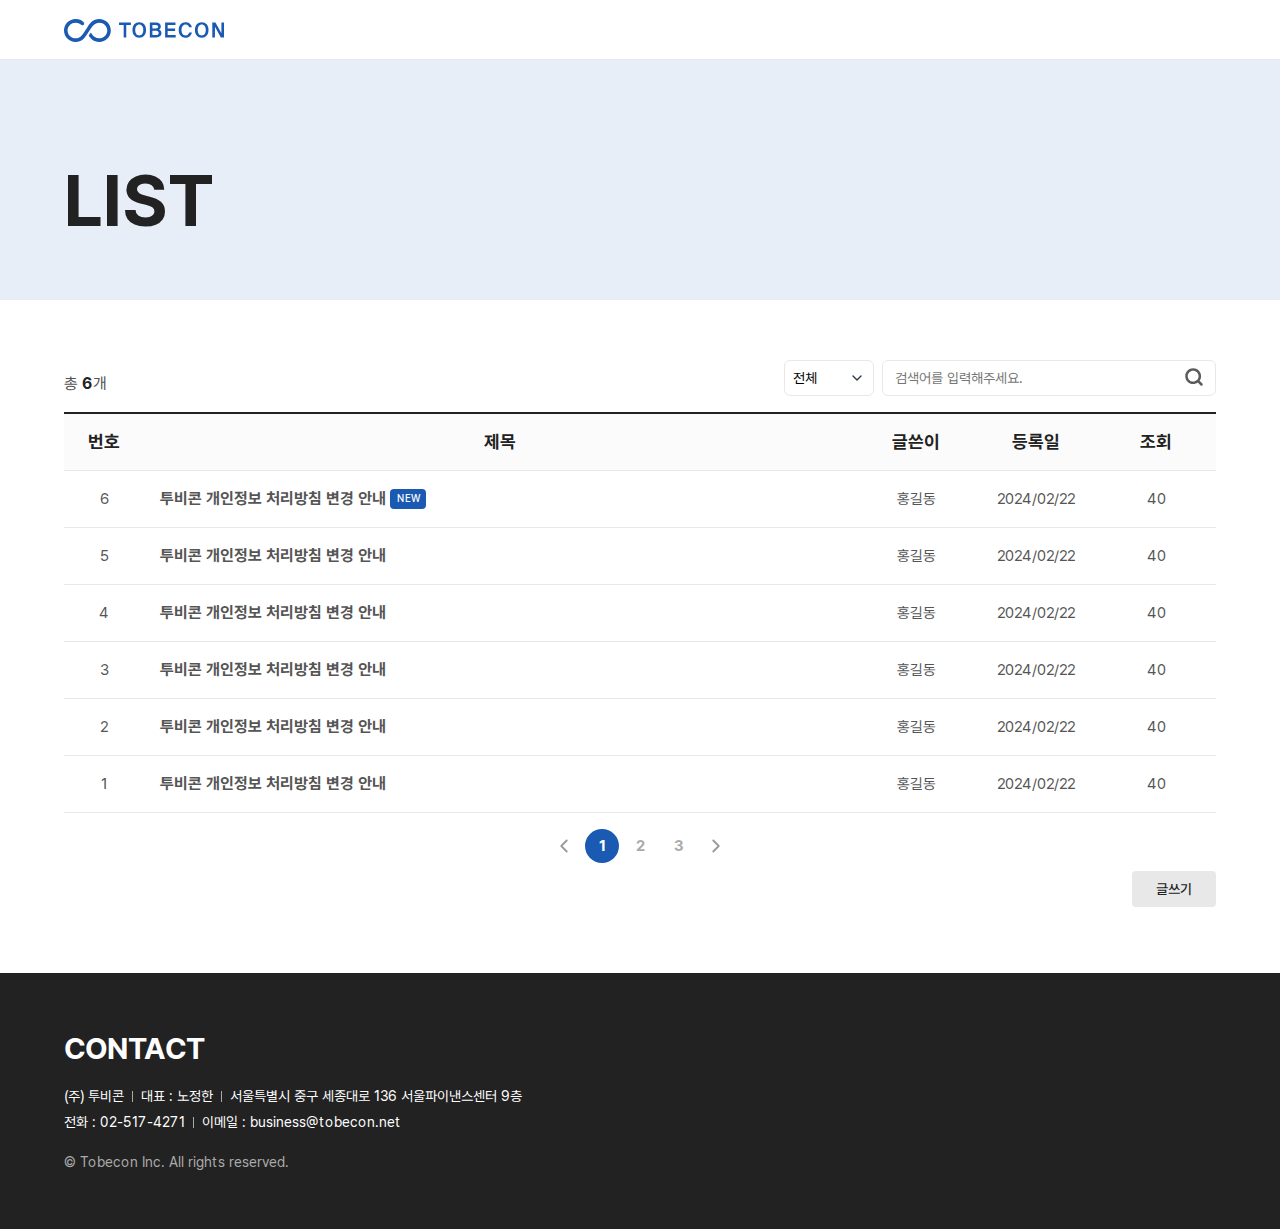
<file: html/list.html>
<!DOCTYPE html>
<html lang="ko">
<head>
    <meta charset="UTF-8">
    <meta name="viewport" content="width=device-width, initial-scale=1.0">
    <title>투비콘 | 게시판</title>
    <link rel="stylesheet" href="../resources/css/reset.css">
    <link rel="stylesheet" href="../resources/css/fonts.css">
    <link rel="stylesheet" href="../resources/css/common.css">
    <script src="../lib/js/jquery-3.5.1.min.js"></script>
    <script src="../resources/js/common.js"></script>
</head>
<body>
    <div id="wrap">
        <header id="header">
            <h1 id="logo">
                <a href="#">투비콘</a>
            </h1>
        </header>
        <div id="container">
            <div class="sub_top">
                <div class="inner">
                    <span class="sub_title">LIST</span>
                </div>
            </div>
            <section>
                <div class="inner">
                    <div class="board_list_top">
                        <div class="left">
                            <div class="total">총 <strong>6</strong>개</div>
                        </div>
                        <div class="right">
                            <select id="" class="select_box">
                                <option value="0">전체</option>
                                <option value="1">제목</option>
                                <option value="2">내용</option>
                                <option value="3">글쓴이</option>
                            </select>
                            <div class="search_box">
                                <input type="text" id="search" class="input_search" placeholder="검색어를 입력해주세요.">
                                <button type="button" class="btn_search">검색</button>
                            </div>
                        </div>
                    </div>
                    <div class="board_list_wrap">
                        <ul class="thead">
                            <li class="th numb">번호</li>
                            <li class="th subject">제목</li>
                            <li class="th name">글쓴이</li>
                            <li class="th date">등록일</li>
                            <li class="th hit">조회</li>
                        </ul>
                        <!-- 목록 없음 .hide -->
                        <div class="empty_box hide">
                            <p>게시글이 없습니다.</p>
                        </div>
                        <!-- 목록 -->
                        <ul class="tbody">
                            <li class="td numb">
                                <span>6</span>
                            </li>
                            <li class="td subject">
                                <a href="view.html">투비콘 개인정보 처리방침 변경 안내<span class="icon_new">NEW</span></a>
                            </li>
                            <li class="td name">
                                <span>홍길동</span>
                            </li>
                            <li class="td date">
                                <span>2024/02/22</span>
                            </li>
                            <li class="td hit">
                                <span>40</span>
                            </li>
                        </ul>
                        <ul class="tbody">
                            <li class="td numb">
                                <span>5</span>
                            </li>
                            <li class="td subject">
                                <a href="view.html">투비콘 개인정보 처리방침 변경 안내</a>
                            </li>
                            <li class="td name">
                                <span>홍길동</span>
                            </li>
                            <li class="td date">
                                <span>2024/02/22</span>
                            </li>
                            <li class="td hit">
                                <span>40</span>
                            </li>
                        </ul>
                        <ul class="tbody">
                            <li class="td numb">
                                <span>4</span>
                            </li>
                            <li class="td subject">
                                <a href="view.html">투비콘 개인정보 처리방침 변경 안내</a>
                            </li>
                            <li class="td name">
                                <span>홍길동</span>
                            </li>
                            <li class="td date">
                                <span>2024/02/22</span>
                            </li>
                            <li class="td hit">
                                <span>40</span>
                            </li>
                        </ul>
                        <ul class="tbody">
                            <li class="td numb">
                                <span>3</span>
                            </li>
                            <li class="td subject">
                                <a href="view.html">투비콘 개인정보 처리방침 변경 안내</a>
                            </li>
                            <li class="td name">
                                <span>홍길동</span>
                            </li>
                            <li class="td date">
                                <span>2024/02/22</span>
                            </li>
                            <li class="td hit">
                                <span>40</span>
                            </li>
                        </ul>
                        <ul class="tbody">
                            <li class="td numb">
                                <span>2</span>
                            </li>
                            <li class="td subject">
                                <a href="view.html">투비콘 개인정보 처리방침 변경 안내</a>
                            </li>
                            <li class="td name">
                                <span>홍길동</span>
                            </li>
                            <li class="td date">
                                <span>2024/02/22</span>
                            </li>
                            <li class="td hit">
                                <span>40</span>
                            </li>
                        </ul>
                        <ul class="tbody">
                            <li class="td numb">
                                <span>1</span>
                            </li>
                            <li class="td subject">
                                <a href="view.html">투비콘 개인정보 처리방침 변경 안내</a>
                            </li>
                            <li class="td name">
                                <span>홍길동</span>
                            </li>
                            <li class="td date">
                                <span>2024/02/22</span>
                            </li>
                            <li class="td hit">
                                <span>40</span>
                            </li>
                        </ul>
                    </div>
                    <div class="pager_box">
                        <a href="#" class="btn btn_prev">이전</a>
                        <div class="pager_number">
                            <a href="#" class="active">1</a>
                            <a href="#">2</a>
                            <a href="#">3</a>
                        </div>
                        <a href="#" class="btn btn_next">다음</a>
                    </div>
                    <div class="nav_box">
                        <div class="edit_box">
                            <a href="write.html" class="btn type_gray">글쓰기</a>
                        </div>
                    </div>
                </div>
            </section>
        </div>
        <footer id="footer">
            <div class="inner">
                <h2>CONTACT</h2>
                <ul>
                    <li>(주) 투비콘</li>
                    <li>대표 : 노정한</li>
                    <li>서울특별시 중구 세종대로 136 서울파이낸스센터 9층</li>
                    <li>전화 :  02-517-4271</li>
                    <li>이메일 : <a href="mailto:business@tobecon.net">business@tobecon.net</a></li>
                </ul>
                <p class="copyright">© Tobecon Inc. All rights reserved.</p>
            </div>
        </footer>
    </div>
</body>
</html>
</file>
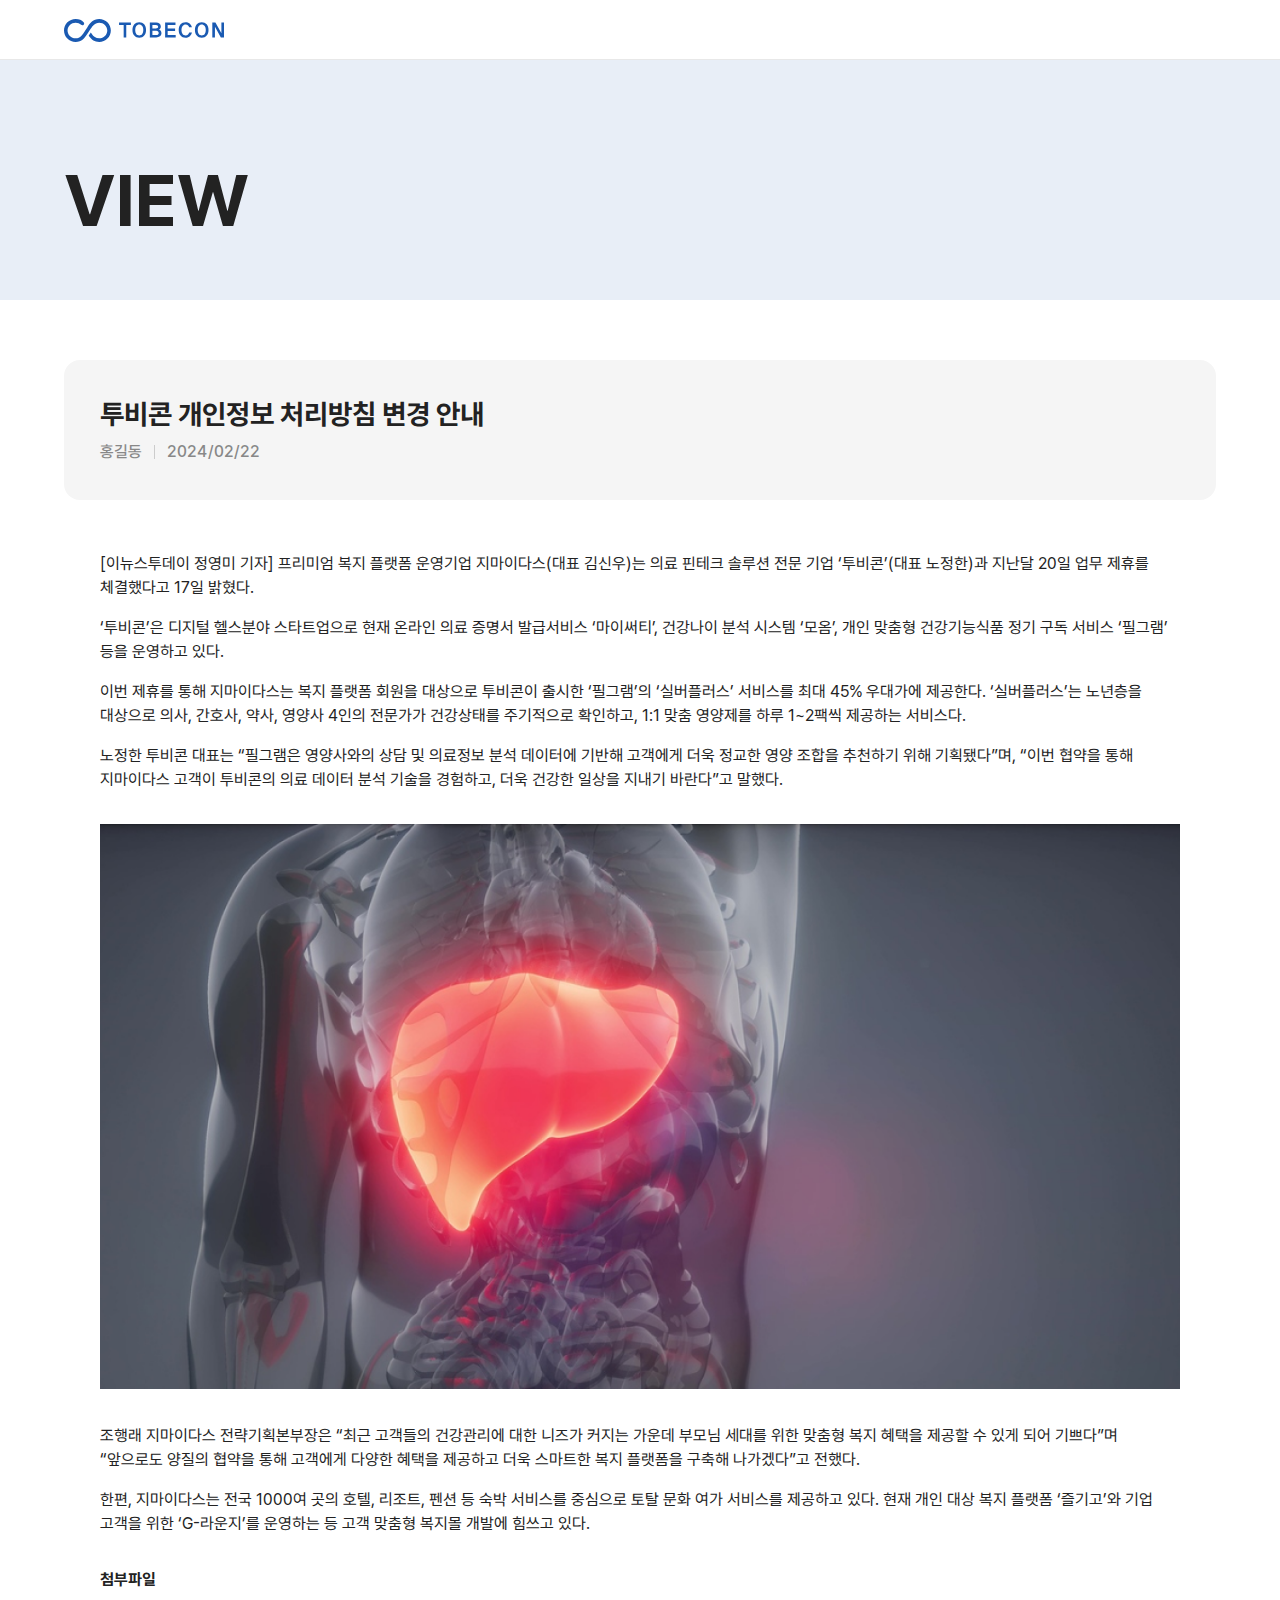
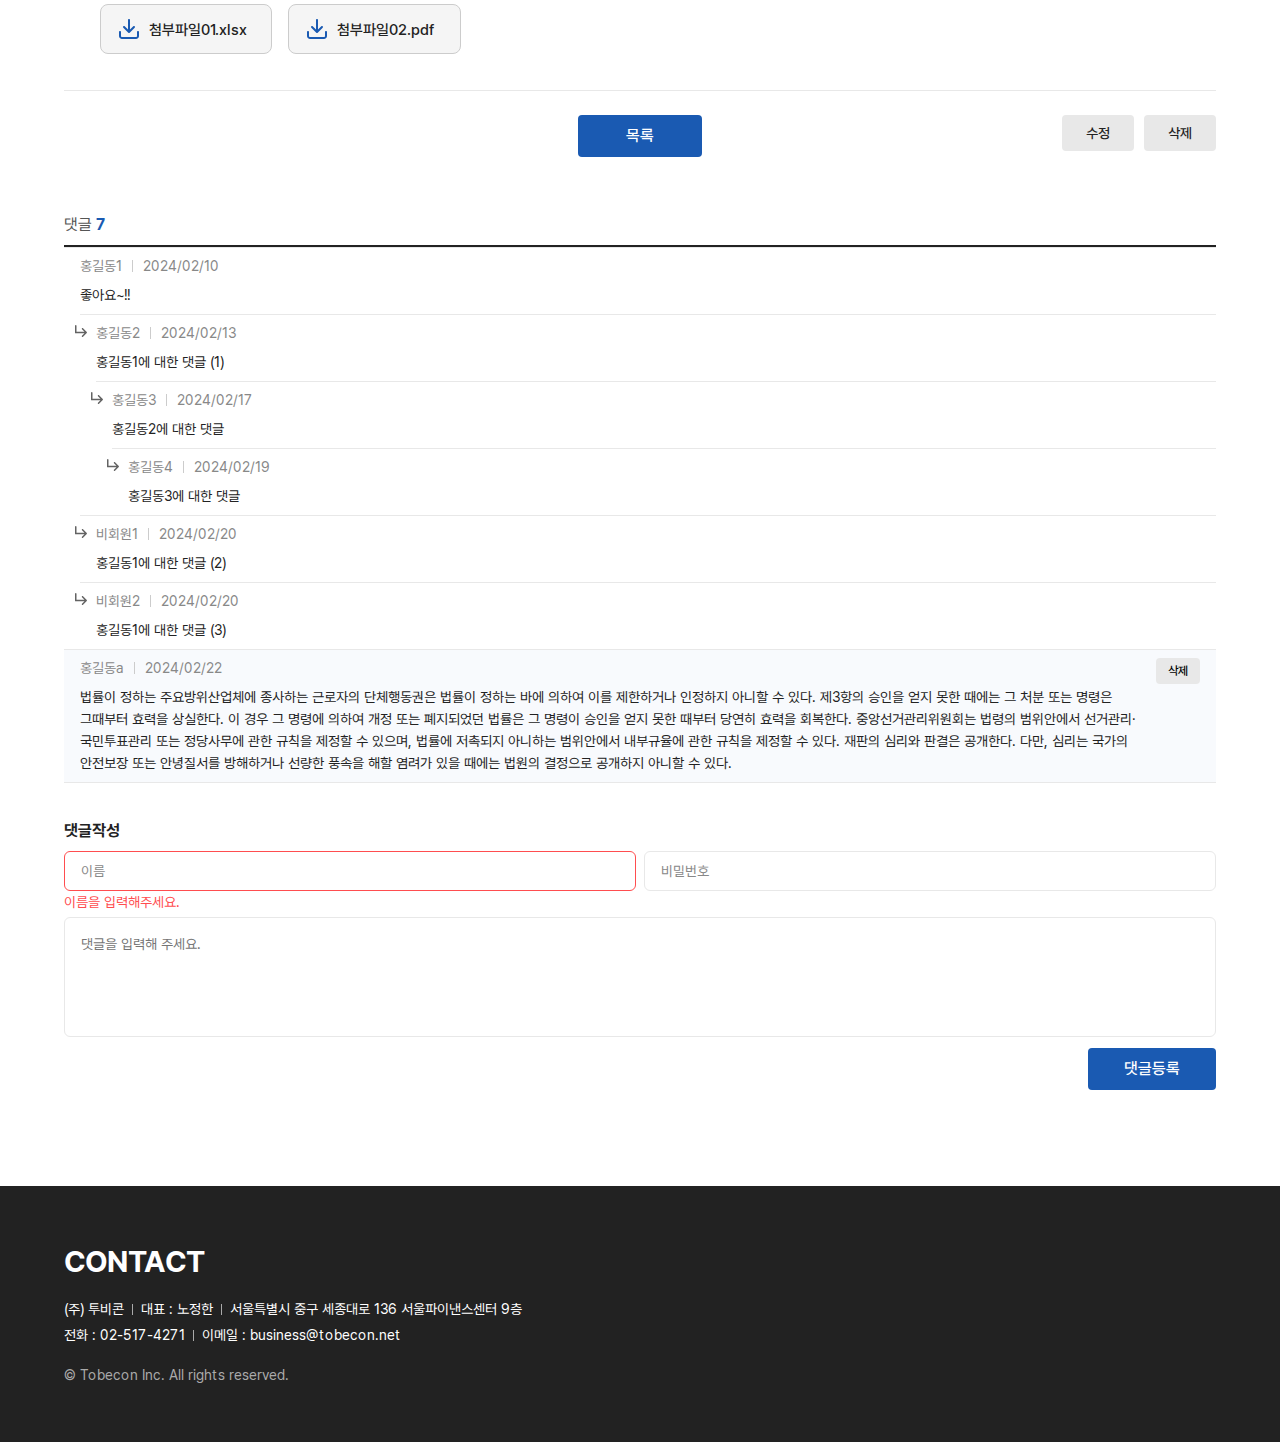
<file: html/view.html>
<!DOCTYPE html>
<html lang="ko">
<head>
    <meta charset="UTF-8">
    <meta name="viewport" content="width=device-width, initial-scale=1.0">
    <title>투비콘 | 게시판</title>
    <link rel="stylesheet" href="../resources/css/reset.css">
    <link rel="stylesheet" href="../resources/css/fonts.css">
    <link rel="stylesheet" href="../resources/css/common.css">
    <script src="../lib/js/jquery-3.5.1.min.js"></script>
    <script src="../resources/js/common.js"></script>
</head>
<body>
    <div id="wrap">
        <header id="header">
            <h1 id="logo">
                <a href="#">투비콘</a>
            </h1>
        </header>
        <div id="container">
            <div class="sub_top">
                <div class="inner">
                    <span class="sub_title">VIEW</span>
                </div>
            </div>
            <section>
                <div class="inner">
                    <div class="board_view_top">
                        <h3 class="view_title">투비콘 개인정보 처리방침 변경 안내</h3>
                        <ul class="view_info">
                            <li class="name">홍길동</li>
                            <li class="date">2024/02/22</li>
                        </ul>
                    </div>
                    <div class="board_view_wrap">
                        <div class="contents_view_box">
                            <p>[이뉴스투데이 정영미 기자] 프리미엄 복지 플랫폼 운영기업 지마이다스(대표 김신우)는 의료 핀테크 솔루션 전문 기업 ‘투비콘’(대표 노정한)과 지난달 20일 업무 제휴를 체결했다고 17일 밝혔다.</p>
                            <p>‘투비콘’은 디지털 헬스분야 스타트업으로 현재 온라인 의료 증명서 발급서비스 ‘마이써티’, 건강나이 분석 시스템 ‘모옴’, 개인 맞춤형 건강기능식품 정기 구독 서비스 ‘필그램’ 등을 운영하고 있다.</p>
                            <p>이번 제휴를 통해 지마이다스는 복지 플랫폼 회원을 대상으로 투비콘이 출시한 ‘필그램’의 ‘실버플러스’ 서비스를 최대 45% 우대가에 제공한다. ‘실버플러스’는 노년층을 대상으로 의사, 간호사, 약사, 영양사 4인의 전문가가 건강상태를 주기적으로 확인하고, 1:1 맞춤 영양제를 하루 1~2팩씩 제공하는 서비스다.</p>
                            <p>노정한 투비콘 대표는 “필그램은 영양사와의 상담 및 의료정보 분석 데이터에 기반해 고객에게 더욱 정교한 영양 조합을 추천하기 위해 기획됐다”며, “이번 협약을 통해 지마이다스 고객이 투비콘의 의료 데이터 분석 기술을 경험하고, 더욱 건강한 일상을 지내기 바란다”고 말했다.</p>
                            <img src="../resources/image/img_test.png" alt="이미지">
                            <p>조행래 지마이다스 전략기획본부장은 “최근 고객들의 건강관리에 대한 니즈가 커지는 가운데 부모님 세대를 위한 맞춤형 복지 혜택을 제공할 수 있게 되어 기쁘다”며 “앞으로도 양질의 협약을 통해 고객에게 다양한 혜택을 제공하고 더욱 스마트한 복지 플랫폼을 구축해 나가겠다”고 전했다.</p>
                            <p>한편, 지마이다스는 전국 1000여 곳의 호텔, 리조트, 펜션 등 숙박 서비스를 중심으로 토탈 문화 여가 서비스를 제공하고 있다. 현재 개인 대상 복지 플랫폼 ‘즐기고’와 기업 고객을 위한 ‘G-라운지’를 운영하는 등 고객 맞춤형 복지몰 개발에 힘쓰고 있다.</p>
                        </div>
                        <div class="file_view_box">
                            <h3>첨부파일</h3>
                            <ul>
                                <li><a href="#" download>첨부파일01.xlsx</a></li>
                                <li><a href="#" download>첨부파일02.pdf</a></li>
                            </ul>
                        </div>
                    </div>
                    <div class="nav_box">
                        <a href="list.html" class="btn type_primary">목록</a>
                        <div class="edit_box">
                            <a href="#" class="btn type_gray popup_open">수정</a>
                            <a href="#" class="btn type_gray popup_open">삭제</a>
                        </div>
                    </div>
                    <div class="board_comment_wrap">
                        <h3 class="comment_title">댓글 <strong>7</strong></h3>
                        <div class="comment_list_box">
                            <!-- 댓글 목록 -->
                            <ul>
                                <li>
                                    <div class="comment_box">
                                        <div class="comment_info">
                                            <span class="name">홍길동1</span>
                                            <span class="date">2024/02/10</span>
                                        </div>
                                        <div class="comment_text">
                                            <p>좋아요~!!</p>
                                        </div>
                                    </div>
                                    <ul class="reply">
                                        <li>
                                            <div class="comment_box">
                                                <div class="comment_info">
                                                    <span class="name">홍길동2</span>
                                                    <span class="date">2024/02/13</span>
                                                </div>
                                                <div class="comment_text">
                                                    <p>홍길동1에 대한 댓글 (1)</p>
                                                </div>
                                            </div>
                                            <ul class="reply">
                                                <li>
                                                    <div class="comment_box">
                                                        <div class="comment_info">
                                                            <span class="name">홍길동3</span>
                                                            <span class="date">2024/02/17</span>
                                                        </div>
                                                        <div class="comment_text">
                                                            <p>홍길동2에 대한 댓글</p>
                                                        </div>
                                                    </div>
                                                    <ul class="reply">
                                                        <li>
                                                            <div class="comment_box">
                                                                <div class="comment_info">
                                                                    <span class="name">홍길동4</span>
                                                                    <span class="date">2024/02/19</span>
                                                                </div>
                                                                <div class="comment_text">
                                                                    <p>홍길동3에 대한 댓글</p>
                                                                </div>
                                                            </div>
                                                        </li>
                                                    </ul>
                                                </li>
                                            </ul>
                                        </li>
                                        <li>
                                            <div class="comment_box">
                                                <div class="comment_info">
                                                    <span class="name">비회원1</span>
                                                    <span class="date">2024/02/20</span>
                                                </div>
                                                <div class="comment_text">
                                                    <p>홍길동1에 대한 댓글 (2)</p>
                                                </div>
                                            </div>
                                        </li>
                                        <li>
                                            <div class="comment_box">
                                                <div class="comment_info">
                                                    <span class="name">비회원2</span>
                                                    <span class="date">2024/02/20</span>
                                                </div>
                                                <div class="comment_text">
                                                    <p>홍길동1에 대한 댓글 (3)</p>
                                                </div>
                                            </div>
                                        </li>
                                    </ul>
                                </li>
                                <!-- 방금 작성된 댓글 .new -->
                                <li>
                                    <div class="comment_box new">
                                        <div class="comment_info">
                                            <span class="name">홍길동a</span>
                                            <span class="date">2024/02/22</span>
                                        </div>
                                        <div class="comment_text">
                                            <p>법률이 정하는 주요방위산업체에 종사하는 근로자의 단체행동권은 법률이 정하는 바에 의하여 이를 제한하거나 인정하지 아니할 수 있다. 제3항의 승인을 얻지 못한 때에는 그 처분 또는 명령은 그때부터 효력을 상실한다. 이 경우 그 명령에 의하여 개정 또는 폐지되었던 법률은 그 명령이 승인을 얻지 못한 때부터 당연히 효력을 회복한다. 중앙선거관리위원회는 법령의 범위안에서 선거관리·국민투표관리 또는 정당사무에 관한 규칙을 제정할 수 있으며, 법률에 저촉되지 아니하는 범위안에서 내부규율에 관한 규칙을 제정할 수 있다. 재판의 심리와 판결은 공개한다. 다만, 심리는 국가의 안전보장 또는 안녕질서를 방해하거나 선량한 풍속을 해할 염려가 있을 때에는 법원의 결정으로 공개하지 아니할 수 있다.</p>
                                        </div>
                                        <button type="button" class="btn_comment_delete popup_open">삭제</button>
                                    </div>
                                </li>
                            </ul>
                            <!-- 댓글 없음 .hide -->
                            <div class="empty_box hide">
                                <p>댓글이 없습니다.</p>
                            </div>
                        </div>
                        <div class="comment_write_box">
                            <h3>댓글작성</h3>
                            <div class="input_box">
                                <!-- .error -->
                                <input type="text" id="commentName" class="form_input error" placeholder="이름">
                                <p class="error_message">이름을 입력해주세요.</p>
                            </div>
                            <div class="input_box">
                                <!-- .error -->
                                <input type="password" id="commentPassword" class="form_input" placeholder="비밀번호">
                                <p class="error_message">비밀번호를 입력해주세요.</p>
                            </div>
                            <div class="textarea_box">
                                <!-- .error -->
                                <textarea id="commentWrite" class="form_textarea" placeholder="댓글을 입력해 주세요."></textarea>
                                <p class="error_message">댓글내용을 입력해주세요.</p> 
                            </div>
                            <button type="button" class="btn type_primary">댓글등록</button>
                        </div>
                    </div>
                </div>
            </section>
        </div>
        <footer id="footer">
            <div class="inner">
                <h2>CONTACT</h2>
                <ul>
                    <li>(주) 투비콘</li>
                    <li>대표 : 노정한</li>
                    <li>서울특별시 중구 세종대로 136 서울파이낸스센터 9층</li>
                    <li>전화 :  02-517-4271</li>
                    <li>이메일 : <a href="mailto:business@tobecon.net">business@tobecon.net</a></li>
                </ul>
                <p class="copyright">© Tobecon Inc. All rights reserved.</p>
            </div>
        </footer>
    </div>

    <!-- #popup -->
    <div id="popup">
        <!-- 게시글 수정 -->
        <div class="popup_wrap type_center">
            <div class="popup_section">
                <h3 class="popup_title">게시글을 수정하시겠습니까?</h3>
                <p class="popup_text">
                    글 작성시 입력한 비밀번호를 입력하여 <br>
                    글을 수정할 수 있습니다.
                </p>
                <div class="input_box">
                    <!-- .error -->
                    <input type="password" id="userPassword" class="form_input error" placeholder="비밀번호 입력">
                    <p class="error_message">비밀번호를 확인해주세요.</p>
                </div>
            </div>
            <div class="popup_btn_box">
                <button type="button" class="btn type_gray popup_close">취소</button>
                <a href="write.html" class="btn type_primary popup_close">확인</a>
            </div>
        </div>
        <!-- 게시글 삭제 -->
        <div class="popup_wrap type_center">
            <div class="popup_section">
                <h3 class="popup_title">게시글을 삭제하시겠습니까?</h3>
                <p class="popup_text">
                    글 작성시 입력한 비밀번호를 입력하여 <br>
                    글을 삭제할 수 있습니다.
                </p>
                <div class="input_box">
                    <!-- .error -->
                    <input type="password" id="userPassword2" class="form_input" placeholder="비밀번호 입력">
                    <p class="error_message">비밀번호를 확인해주세요.</p>
                </div>
            </div>
            <div class="popup_btn_box">
                <button type="button" class="btn type_gray popup_close">취소</button>
                <a href="write.html" class="btn type_primary popup_close">확인</a>
            </div>
        </div>
        <!-- 댓글 삭제 -->
        <div class="popup_wrap type_center">
            <div class="popup_section">
                <h3 class="popup_title">댓글을 삭제하시겠습니까?</h3>
                <p class="popup_text">
                    댓글 작성시 입력한 비밀번호를 입력하여 <br>
                    댓글을 삭제할 수 있습니다.
                </p>
                <div class="input_box">
                    <!-- .error -->
                    <input type="password" id="commentPassword2" class="form_input" placeholder="비밀번호 입력">
                    <p class="error_message">비밀번호를 확인해주세요.</p>
                </div>
            </div>
            <div class="popup_btn_box">
                <button type="button" class="btn type_gray popup_close">취소</button>
                <button type="button" class="btn type_primary popup_close">확인</button>
            </div>
        </div>
        <div class="popup_bg"></div>
    </div>
</body>
</html>
</file>
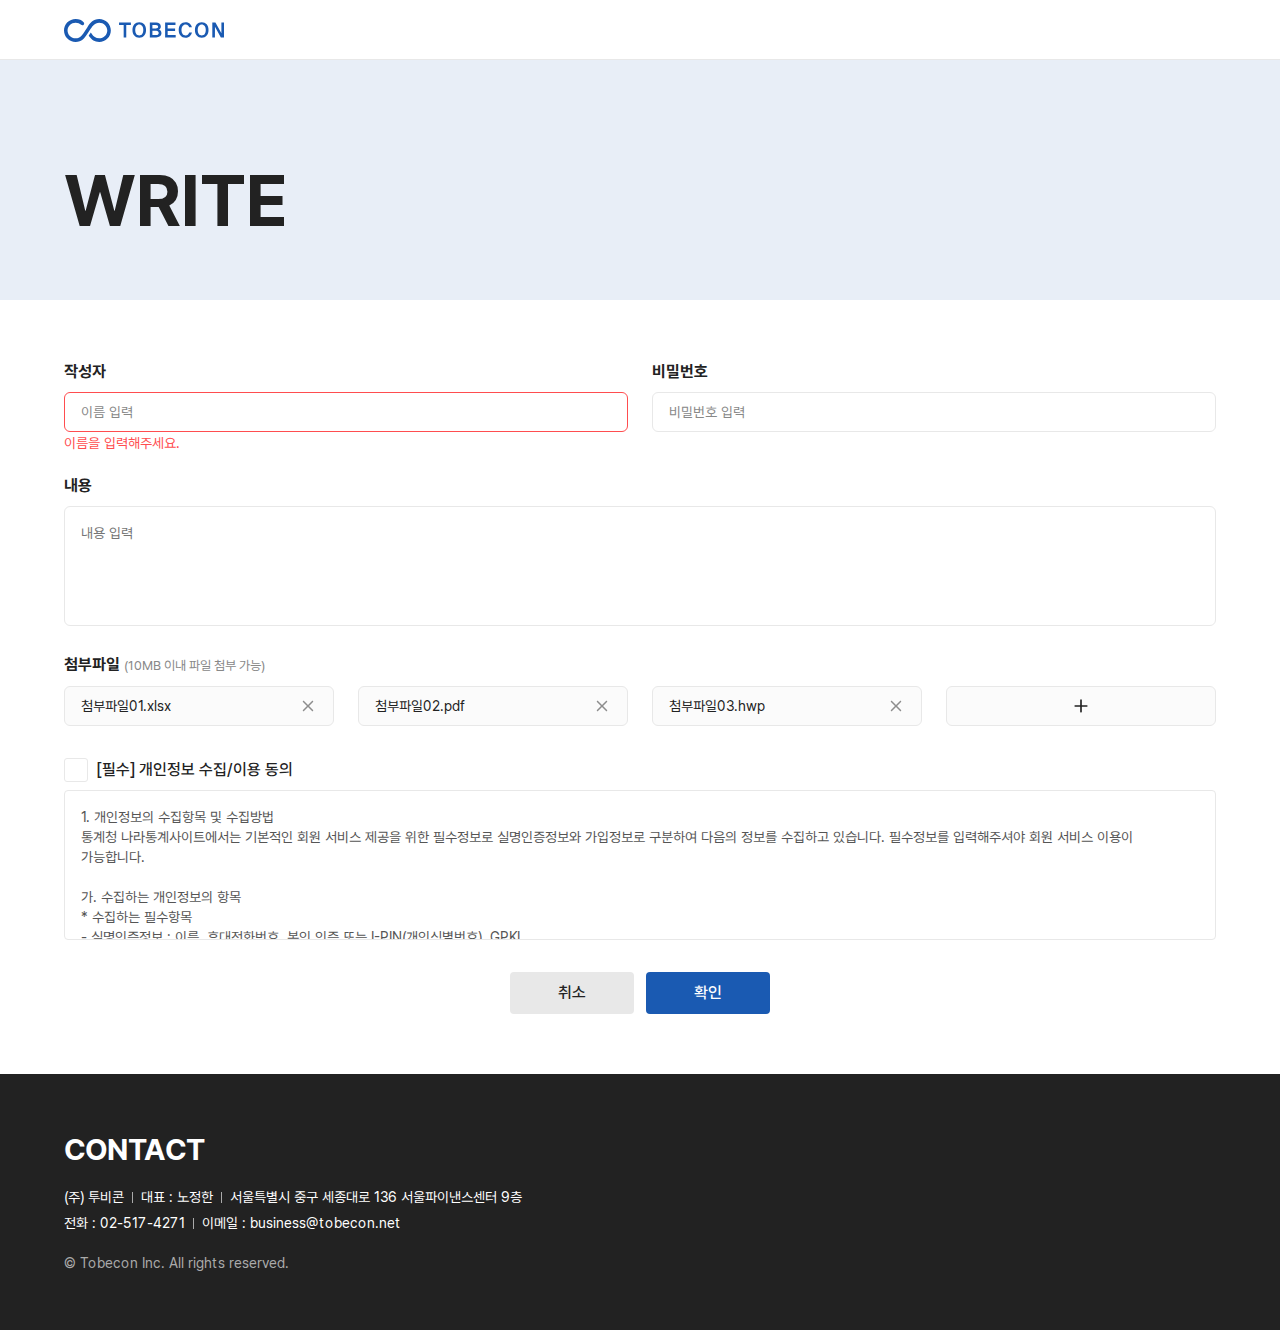
<file: html/write.html>
<!DOCTYPE html>
<html lang="ko">
<head>
    <meta charset="UTF-8">
    <meta name="viewport" content="width=device-width, initial-scale=1.0">
    <title>투비콘 | 게시판</title>
    <link rel="stylesheet" href="../resources/css/reset.css">
    <link rel="stylesheet" href="../resources/css/fonts.css">
    <link rel="stylesheet" href="../resources/css/common.css">
    <script src="../lib/js/jquery-3.5.1.min.js"></script>
    <script src="../resources/js/common.js"></script>
</head>
<body>
    <div id="wrap">
        <header id="header">
            <h1 id="logo">
                <a href="#">투비콘</a>
            </h1>
        </header>
        <div id="container">
            <div class="sub_top">
                <div class="inner">
                    <span class="sub_title">WRITE</span>
                </div>
            </div>
            <section>
                <div class="inner">
                    <div class="board_write_wrap">
                        <div class="input_box half">
                            <label for="userName" class="form_label">작성자</label>
                            <!-- .error -->
                            <input type="text" id="userName" class="form_input error" placeholder="이름 입력" required>
                            <p class="error_message">이름을 입력해주세요.</p>
                        </div>
                        <div class="input_box half">
                            <!-- .error -->
                            <label for="userPassword" class="form_label">비밀번호</label>
                            <input type="password" id="userPassword" class="form_input" placeholder="비밀번호 입력" required>
                            <p class="error_message">비밀번호를 입력해주세요.</p>
                        </div>
                        <div class="textarea_box">
                            <!-- .error -->
                            <label for="contents" class="form_label">내용</label>
                            <textarea id="contents" class="form_textarea" placeholder="내용 입력"></textarea>
                            <p class="error_message">내용을 입력해주세요.</p>
                        </div>
                        <div class="upload_box">
                            <h3 class="form_label">첨부파일 <em>(10MB 이내 파일 첨부 가능)</em></h3>
                            <ul>
                                <li class="file_wrap">
                                    <span class="file_name">첨부파일01.xlsx</span>
                                    <button type="button" class="btn_delete">삭제</button>
                                </li>
                                <li class="file_wrap">
                                    <span class="file_name">첨부파일02.pdf</span>
                                    <button type="button" class="btn_delete">삭제</button>
                                </li>
                                <li class="file_wrap">
                                    <span class="file_name">첨부파일03.hwp</span>
                                    <button type="button" class="btn_delete">삭제</button>
                                </li>
                                <li class="file_wrap">
                                    <label for="uploadFile" class="btn_upload">첨부하기</label>
                                    <input type="file" id="uploadFile" class="form_file hide">
                                </li>
                            </ul>
                        </div>
                        <div class="terms_box">
                            <!-- .error -->
                            <div class="check_box">
                                <input type="checkbox" id="termsAgree">
                                <label for="termsAgree">
                                    <span class="icon_chkbox"></span>
                                    [필수] 개인정보 수집/이용 동의
                                </label>
                            </div>
                            <div class="terms_text_wrap">
                                <p>
                                    1. 개인정보의 수집항목 및 수집방법<br>
                                    통계청 나라통계사이트에서는 기본적인 회원 서비스 제공을 위한 필수정보로 실명인증정보와 가입정보로 구분하여 다음의 정보를 수집하고 있습니다. 
                                    필수정보를 입력해주셔야 회원 서비스 이용이 가능합니다.<br>
                                    <br>
                                    가. 수집하는 개인정보의 항목<br>
                                    * 수집하는 필수항목<br>
                                    - 실명인증정보 : 이름, 휴대전화번호, 본인 인증 또는 I-PIN(개인식별번호), GPKI<br>
                                    - 가입정보 : 아이디, 비밀번호, 성명, 이메일, 전화번호, 휴대전화번호, 기관명<br>
                                    * 선택항목<br>
                                    - 주소, 기관의 부서명<br>
                                    <br>
                                    [컴퓨터에 의해 자동으로 수집되는 정보]<br>
                                    인터넷 서비스 이용과정에서 아래 개인정보 항목이 자동으로 생성되어 수집될 수 있습니다.<br> 
                                    - IP주소, 서비스 이용기록, 방문기록 등<br>
                                    <br>
                                    나. 개인정보 수집방법<br>
                                    홈페이지 회원가입을 통한 수집<br>
                                    <br>
                                    2. 개인정보의 수집/이용 목적 및 보유/이용 기간<br>
                                    통계청 나라통계사이트에서는 정보주체의 회원 가입일로부터 서비스를 제공하는 기간 동안에 한하여 통계청 나라통계사이트 서비스를 이용하기 위한 최소한의 개인정보를 보유 및 이용 하게 됩니다. 
                                    회원가입 등을 통해 개인정보의 수집·이용, 제공 등에 대해 동의하신 내용은 언제든지 철회하실 수 있습니다. 
                                    회원 탈퇴를 요청하거나 수집/이용목적을 달성하거나 보유/이용기간이 종료한 경우, 사업 폐지 등의 사유발생시 개인 정보를 지체 없이 파기합니다.<br>
                                    <br>
                                    * 실명인증정보<br>
                                    - 개인정보 수집항목 : 이름, 휴대폰 본인 인증 또는 I-PIN(개인식별번호), GPKI<br>
                                    - 개인정보의 수집·이용목적   : 홈페이지 이용에 따른 본인 식별/인증절차에 이용<br>
                                    - 개인정보의 보유 및 이용기간 : I-PIN / GPKI는 별도로 저장하지 않으며 실명인증용으로만 이용<br>
                                    <br>
                                    * 가입정보<br>
                                    - 개인정보 수집항목 : 아이디, 비밀번호, 성명, 이메일, 전화번호, 휴대전환번호, 기관명<br>
                                    - 개인정보의 수집·이용목적 : 홈페이지 서비스 이용 및 회원관리, 불량회원의 부정 이용방지, 민원신청 및 처리 등<br>
                                    - 개인정보의 보유 및 이용기간 : 2년 또는 회원탈퇴시<br>
                                    <br>
                                    정보주체는 개인정보의 수집·이용목적에 대한 동의를 거부할 수 있으며, 동의 거부시 통계청 나라통계사이트에 회원가입이 되지 않으며, 통계청 나라통계사이트에서 제공하는 서비스를 이용할 수 없습니다.<br>
                                    <br>
                                    3. 수집한 개인정보 제3자 제공<br>
                                    통계청 나라통계사이트에서는 정보주체의 동의, 법률의 특별한 규정 등 개인정보 보호법 제17조 및 제18조에 해당하는 경우에만 개인정보를 제3자에게 제공합니다.<br>
                                    <br>
                                    4. 개인정보 처리업무 안내<br>
                                    통계청 나라통계사이트에서는 개인정보의 취급위탁은 하지 않고 있으며, 원활한 서비스 제공을 위해 아래의 기관을 통한 실명인증 및 공공 I-PIN, GPKI 인증을 하고 있습니다.<br>
                                    <br>
                                    * 수탁업체<br>
                                    - 행정자치부<br>
                                    · 위탁업무 내용 : 공공 I-PIN, GPKI 인증<br>
                                    · 개인정보 보유 및 이용 기간 : 행정자치부에서는 이미 보유하고 있는 개인정보이기 때문에 별도로 저장하지 않음
                                </p>
                            </div>
                            <p class="error_message">개인정보 약관에 동의해주세요.</p>
                        </div>
                    </div>
                    <div class="nav_box">
                        <a href="javascript:history.back();" class="btn type_gray">취소</a>
                        <a href="view.html" class="btn type_primary">확인</a>
                    </div>
                </div>
            </section>
        </div>
        <footer id="footer">
            <div class="inner">
                <h2>CONTACT</h2>
                <ul>
                    <li>(주) 투비콘</li>
                    <li>대표 : 노정한</li>
                    <li>서울특별시 중구 세종대로 136 서울파이낸스센터 9층</li>
                    <li>전화 :  02-517-4271</li>
                    <li>이메일 : <a href="mailto:business@tobecon.net">business@tobecon.net</a></li>
                </ul>
                <p class="copyright">© Tobecon Inc. All rights reserved.</p>
            </div>
        </footer>
    </div>
</body>
</html>
</file>
<file: resources/css/fonts.css>
@charset "utf-8";
@font-face{ 
    font-family:'Pretendard';
    font-style: normal;
    font-weight: 400;
    src: local('Pretendard Regular'), local('Pretendard-Regular'),
    url('../fonts/Pretendard-Regular.woff2') format('font-woff2'),
    url('../fonts/Pretendard-Regular.woff') format('woff'), 
    url('../fonts/Pretendard-Regular.otf') format('opentype'); 
    font-display: swap;
}
@font-face{ 
    font-family:'Pretendard';
    font-style: normal;
    font-weight: 500;
    src: local('Pretendard Medium'), local('Pretendard-Medium'),
    url('../fonts/Pretendard-Medium.woff2') format('font-woff2'),
    url('../fonts/Pretendard-Medium.woff') format('woff'), 
    url('../fonts/Pretendard-Medium.otf') format('opentype'); 
    font-display: swap;
}
@font-face{ 
    font-family:'Pretendard';
    font-style: normal;
    font-weight: 700;
    src: local('Pretendard Bold'), local('Pretendard-Bold'),
    url('../fonts/Pretendard-Bold.woff2') format('font-woff2'),
    url('../fonts/Pretendard-Bold.woff') format('woff'), 
    url('../fonts/Pretendard-Bold.otf') format('opentype'); 
    font-display: swap;
}
</file>
<file: resources/css/common.css>
@charset "utf-8";
:root { 
    --black: #222222; 

    --gray-05: #fbfbfb; 
    --gray-10: #f5f5f5; 
    --gray-20: #e8e8e8; 
    --gray-30: #cccccc; 
    --gray-40: #aaaaaa; 
    --gray-60: #999999; 
    --gray-70: #888888; 
    --gray-80: #555555;
 
    --primary: #1a5ab2; 
    --error: #ff4d4f;
}

/* hide */
.hide { display: none !important; } 

/* gap */
.mt0 { margin-top: 0 !important; } 
.mt04 { margin-top: 4px !important; } 
.mt08 { margin-top: 8px !important; } 
.mt12 { margin-top: 12px !important; } 
.mt16 { margin-top: 16px !important; } 
.mt24 { margin-top: 24px !important; } 
.mt36 { margin-top: 36px !important; } 
.mt48 { margin-top: 48px !important; } 
.mb0 { margin-bottom: 0 !important; } 

/*? btn */
.btn { font-weight: 500; border-radius: 4px; display: inline-block; } 
.btn.type_primary { color: #ffffff; background: var(--primary); } 
.btn.type_gray { color: var(--black); background: var(--gray-20); } 



/*! ─────────────────── loading ─────────────────── */
#loading { display: none; position: fixed; left: 0; top: 0; width: 100%; height: 100%; background: rgba(0, 0, 0, 0.8); overflow: hidden; z-index: 3000; } 
#loading .loading_wrap { position: fixed; left: 50%; top: 50%; transform: translateX(-50%) translateY(-50%); width: auto; min-width: 380px; text-align: center; padding: 16px; z-index: 3000; overflow: hidden; } 
#loading .loading_wrap h2 { position: relative; font-size: 38px; font-weight: 700; color: #ffffff; line-height: 40px; letter-spacing: -1px; display: inline-block; margin-bottom: 32px; } 
#loading .loading_wrap h2::before,
#loading .loading_wrap h2::after { position: absolute; top: 50%; transform: translateY(-50%); width: 40px; height: 8px; background: url(../image/icon/icon_dot.svg) no-repeat center center; background-size: contain; content: ''; display: inline-block; } 
#loading .loading_wrap h2::before { left: -100px; } 
#loading .loading_wrap h2::after { right: -100px; } 
#loading .loading_wrap p { font-size: 28px; font-weight: 400; color: #ffffff; line-height: 38px; letter-spacing: -1px; } 

/*! ─────────────────── Popup ─────────────────── */
#popup { display: none; position: fixed; left: 0; top: 0; width: 100%; height: 100%; overflow: hidden; z-index: 2000; }
#popup .popup_bg { position: absolute; left: 0; top: 0; width: 100%; height: 100%; background: rgba(0, 0, 0, 0.6); }
#popup .popup_wrap { position: fixed; left: 50%; bottom: 0; transform: translateX(-50%); width: 100%; max-width: 480px; padding: 48px 24px 30px; background: #ffffff; border-radius: 12px; z-index: 3000; overflow: hidden; }
#popup .popup_wrap.type_full { top: 0; width: 100%; height: 100vh; border-radius: 0; }
#popup .popup_wrap.type_center { top: 50%; transform: translateX(-50%) translateY(-50%); width: 90%; max-width: 432px; height: fit-content; }
#popup .popup_wrap.type_toast { bottom: -100%; height: fit-content; border-bottom-left-radius: 0; border-bottom-right-radius: 0; transition: bottom 0.5s; }
#popup.on .popup_wrap.type_toast { bottom: 0; }
#popup .popup_title { font-size: 20px; font-weight: 700; color: var(--black); line-height: 28px; text-align: center; margin-bottom: 8px; }
#popup .popup_text { font-size: 16px; font-weight: 400; color: var(--gray-80); line-height: 24px; text-align: center; margin-bottom: 16px; }
#popup .popup_btn_box { display: flex; justify-content: space-between; padding-top: 24px; }
#popup .popup_btn_box .btn { width: 100%; font-size: 14px; font-weight: 500; line-height: 48px; text-align: center; }
#popup .popup_btn_box .btn + .btn { margin-left: 8px; }

/*! ─────────────────── Layout ─────────────────── */
html,body { background: #ffffff; } 
#wrap { position: relative; } 
#header { position: fixed; top: 0; left: 0; width: 100%; height: 60px; padding: 18px 5%; background: #ffffff; border-bottom: 1px solid var(--gray-20); z-index: 1000; } 
#header #logo { display: inline-block; } 
#header #logo a { width: 160px; height: 24px; background: url(../image/logo.svg) no-repeat left center; background-size: contain; text-indent: -9999px; overflow: hidden; display: inline-block; } 
#container { position: relative; padding-top: 60px; overflow: hidden; } 
#container section { position: relative; } 
#footer { width: 100%; background: #222; } 
#footer h2 { font-size: 30px; font-weight: 700; color: #fff; } 
#footer ul { display: flex; flex-wrap: wrap; max-width: 500px; margin-top: 24px; } 
#footer ul li { font-size: 14px; font-weight: 400; color: #ffffff; line-height: 18px; margin-bottom: 8px; } 
#footer ul li::before { width: 1px; height: 11px; background: var(--gray-40); content: ''; display: inline-block; vertical-align: -1px; margin: 0 8px; } 
#footer ul li:nth-of-type(1):before,
#footer ul li:nth-of-type(4):before { display: none; } 
#footer .copyright { font-size: 14px; font-weight: 400; color: var(--gray-40); margin-top: 16px; } 

.inner { width: 90%; max-width: 1200px; margin: 0 auto; padding: 60px 0; } 
.sub_top { padding: 40px 0 0; background: rgba(26, 90, 178, 0.1); } 
.sub_title { font-size: 72px; font-weight: 700; color: var(--black); line-height: 80px; } 

.pager_box { display: flex; align-items: center; justify-content: center; margin-top: 16px; } 
.pager_box a { width: 34px; height: 34px; text-align: center; padding-left: 1px; border-radius: 50%; display: inline-block; overflow: hidden; margin: 0 2px; transition: all 0.1s ease-in-out; } 
.pager_box > a { text-indent: -9999px; } 
.pager_box > .btn_prev { background: url(../image/btn_pg_prev.svg) no-repeat center center; background-size: 22px; } 
.pager_box > .btn_next { background: url(../image/btn_pg_next.svg) no-repeat center center; background-size: 22px; } 
.pager_box .pager_number { display: flex; align-items: center; } 
.pager_box .pager_number > a { min-width: 34px; font-size: 15px; font-weight: 700; color: var(--gray-40); line-height: 34px; } 
.pager_box .pager_number > a:hover { color: var(--black); } 
.pager_box .pager_number > a.active { color: #ffffff; background: var(--primary); } 

.nav_box { position: relative; width: 100%; height: 42px; text-align: center; margin-top: 8px; } 
.nav_box > .btn { font-size: 16px; line-height: 42px; padding: 0 48px; margin: 0 4px; } 
.nav_box .edit_box { position: absolute; right: 0; top: 0; } 
.nav_box .edit_box > a { font-size: 14px; line-height: 36px; padding: 0 24px; margin-left: 6px; } 

.empty_box { width: 100%; text-align: center; padding: 100px 0; border-bottom: 1px solid var(--gray-20); } 
.empty_box p { font-size: 16px; font-weight: 500; color: var(--gray-40); } 

/* form */
.input_box { position: relative; } 
.form_label { font-size: 16px; font-weight: 700; color: var(--black); line-height: 24px; display: block; margin-bottom: 8px; } 
.form_label em { font-size: 13px; font-weight: 400; color: var(--gray-70); display: inline-block; }
.form_input { width: 100%; height: 40px; font-size: 14px; font-weight: 400; line-height: 20px; padding: 0 16px; border: 1px solid var(--gray-20); border-radius: 6px; transition: all 0.1s ease-in-out; } 
.form_input::placeholder { color: var(--gray-70); }
.form_input:focus { border: 1px solid var(--gray-40); } 
.form_textarea { width: 100%; height: 120px; font-size: 14px; font-weight: 400; line-height: 20px; padding: 16px; border: 1px solid var(--gray-20); border-radius: 6px; resize: none; transition: all 0.1s ease-in-out; } 
.form_textarea:focus { border: 1px solid var(--gray-40); } 
.error_message { display: none; font-size: 14px; font-weight: 400; color: var(--error); padding-top: 4px; } 

.form_input.error,
.form_textarea.error { border: 1px solid var(--error); } 
.error ~ .error_message { display: block; } 

.check_box { display: inline-block; }
.check_box input + label { font-size: 16px; font-weight: 500; color: var(--black); line-height: 24px; display: inline-block; cursor: pointer; }
.check_box input + label .icon_chkbox { width: 24px; height: 24px; background: #ffffff; border: 1px solid var(--gray-20); border-radius: 3px; display: inline-block; vertical-align: -7px; margin-right: 4px; transition: all 0.1s ease-in-out; }
.check_box input + label:hover .icon_chkbox { border: 1px solid var(--gray-40); }
.check_box input:checked + label .icon_chkbox { background: url(../image/icon_check_w.svg) no-repeat center center, var(--primary); background-size: 16px; border: 1px solid var(--primary); }
/*! ─────────────────── Layout ─────────────────── */




/** ─────────────────── list ─────────────────── */
.board_list_top { display: flex; align-items: flex-end; justify-content: space-between; margin-bottom: 16px; } 
.board_list_top .total { font-size: 16px; font-weight: 400; color: var(--gray-80); line-height: 24px; text-align: center; } 
.board_list_top .total strong { color: var(--black); } 
.board_list_top .select_box { width: 90px; font-size: 14px; font-weight: 400; line-height: 34px; padding: 0 32px 0 8px; background: url(../image/icon_arrow_down.svg) no-repeat calc(100% - 8px) center; background-size: 16px; border: 1px solid var(--gray-20); border-radius: 6px; display: inline-block; } 
.board_list_top .select_box:focus { border: 1px solid var(--gray-40); } 
.board_list_top .search_box { position: relative; display: inline-block; margin-left: 4px; } 
.board_list_top .search_box .input_search { height: 36px; font-size: 14px; font-weight: 400; line-height: 20px; padding: 0 44px 0 12px; border: 1px solid var(--gray-20); border-radius: 6px; } 
.board_list_top .search_box .input_search:focus { border: 1px solid var(--gray-40); } 
.board_list_top .search_box .btn_search { position: absolute; right: 12px; top: 7px; width: 20px; height: 20px; background: url(../image/btn_search.svg) no-repeat center center; background-size: contain; text-indent: -9999px; opacity: 0.8; overflow: hidden; z-index: 1; } 

.board_list_wrap .numb { width: 80px; } 
.board_list_wrap .subject { flex: 1; } 
.board_list_wrap .name { width: 120px; } 
.board_list_wrap .date { width: 120px; } 
.board_list_wrap .hit { width: 120px; } 
.board_list_wrap .thead { display: flex; width: 100%; background: var(--gray-05); border-top: 2px solid var(--black); border-bottom: 1px solid var(--gray-20); } 
.board_list_wrap .thead .th { font-size: 18px; font-weight: 700; color: var(--black); line-height: 24px; text-align: center; padding: 16px; } 
.board_list_wrap .tbody { display: flex; background: #ffffff; border-bottom: 1px solid var(--gray-20); } 
.board_list_wrap .tbody .td { font-size: 15px; font-weight: 400; color: var(--gray-80); line-height: 24px; text-align: center; padding: 16px; } 
.board_list_wrap .tbody .td.subject { text-align: left; } 
.board_list_wrap .tbody .td.subject a { font-size: 16px; font-weight: 700; display: inline-block; transition: all 0.1s ease-in-out; } 
.board_list_wrap .tbody .td.subject a:hover { color: var(--primary); } 
.board_list_wrap .tbody .td.subject .icon_new { width: 36px; height: 20px; font-size: 10px; font-weight: 500; color: #ffffff; line-height: 19px; text-align: center; background: var(--primary); border-radius: 4px; display: inline-block; vertical-align: 2px; margin-left: 4px; } 
/** ─────────────────── list ─────────────────── */




/** ─────────────────── view ─────────────────── */
.board_view_top { width: 100%; background: var(--gray-10); border-radius: 16px; padding: 36px; } 
.board_view_top .view_title { font-size: 28px; font-weight: 700; color: var(--black); line-height: 36px; } 
.board_view_top .view_info { display: flex; margin-top: 8px; } 
.board_view_top .view_info li { font-size: 16px; font-weight: 500; color: var(--gray-70); line-height: 24px; } 
.board_view_top .view_info li::after { width: 1px; height: 14px; background: var(--gray-30); content: ''; display: inline-block; vertical-align: -2px; margin: 0 12px; } 
.board_view_top .view_info li:last-of-type:after { display: none; } 

.board_view_wrap { width: 100%; padding: 36px; border-bottom: 1px solid var(--gray-20); margin-bottom: 24px; } 
.board_view_wrap .contents_view_box p { font-size: 16px; font-weight: 400; color: var(--black); line-height: 24px; word-break: keep-all; margin: 16px 0; } 
.board_view_wrap .contents_view_box img { max-width: 100%; margin: 16px 0; } 
.board_view_wrap .file_view_box { margin-top: 36px; } 
.board_view_wrap .file_view_box h3 { font-size: 16px; font-weight: 700; color: var(--black); margin-bottom: 16px; } 
.board_view_wrap .file_view_box ul { display: flex; flex-wrap: wrap; } 
.board_view_wrap .file_view_box ul li a { font-size: 15px; font-weight: 500; color: var(--black); padding: 12px 24px 12px 16px; background: var(--gray-10); border: 1px solid var(--gray-30); border-radius: 8px; display: inline-block; margin-right: 16px; } 
.board_view_wrap .file_view_box ul li a::before { width: 24px; height: 24px; background: url(../image/icon_download.svg) no-repeat center center; background-size: contain; content: ''; display: inline-block; vertical-align: -6px; margin-right: 8px; } 

.board_comment_wrap { width: 100%; padding: 56px 0 0; } 
.board_comment_wrap .comment_title { font-size: 16px; font-weight: 400; color: var(--gray-80); line-height: 24px; } 
.board_comment_wrap .comment_title strong { color: var(--primary); } 
.board_comment_wrap .comment_list_box { width: 100%; border-top: 2px solid var(--black); overflow: hidden; margin-top: 8px; } 
.board_comment_wrap .comment_list_box > ul { border-bottom: 1px solid var(--gray-20); }
.board_comment_wrap .comment_list_box ul li { position: relative; padding-left: 16px; border-top: 1px solid var(--gray-20); } 
.board_comment_wrap .comment_list_box ul li .comment_box { padding: 8px 72px 8px 0; }
.board_comment_wrap .comment_list_box ul li .comment_box.new { background: rgba(26, 90, 178, 0.03); }
.board_comment_wrap .comment_list_box ul li .comment_box.new::before { position: absolute; right: calc(100% - 16px); top: 0; width: 100%; height: 100%; background: rgba(26, 90, 178, 0.03); content: ''; display: block; }
.board_comment_wrap .comment_list_box ul li .comment_info { padding-bottom: 8px; } 
.board_comment_wrap .comment_list_box ul li .comment_info > * { font-size: 14px; font-weight: 400; color: var(--gray-70); line-height: 20px; display: inline-block; } 
.board_comment_wrap .comment_list_box ul li .comment_info > *::after { width: 1px; height: 12px; background: var(--gray-30); content: ''; display: inline-block; vertical-align: -1px; margin: 0 6px 0 10px; } 
.board_comment_wrap .comment_list_box ul li .comment_info > *:last-of-type:after { display: none; } 
.board_comment_wrap .comment_list_box ul li .comment_text { width: 100%; } 
.board_comment_wrap .comment_list_box ul li .comment_text p { font-size: 14px; font-weight: 400; color: var(--black); line-height: 22px; word-break: keep-all; } 
.board_comment_wrap .comment_list_box ul.reply li::before { position: absolute; left: -8px; top: 7px; width: 18px; height: 18px; background: url(../image/icon_reply.svg) no-repeat center center; background-size: contain; content: ''; display: block; opacity: 0.7; z-index: 1; } 
.board_comment_wrap .comment_list_box .btn_comment_delete { position: absolute; right: 16px; top: 8px; font-size: 12px; font-weight: 500; line-height: 26px; padding: 0 12px; background: var(--gray-20); border-radius: 4px; }
.board_comment_wrap .comment_write_box { display: flex; flex-wrap: wrap; padding: 36px 0; } 
.board_comment_wrap .comment_write_box h3 { width: 100%; font-size: 16px; font-weight: 700; color: var(--black); line-height: 24px; margin-bottom: 8px; } 
.board_comment_wrap .comment_write_box .input_box { width: calc(50% - 4px); } 
.board_comment_wrap .comment_write_box .input_box:first-of-type { margin-right: 8px; } 
.board_comment_wrap .comment_write_box .textarea_box { width: 100%; margin-top: 8px; } 
.board_comment_wrap .comment_write_box .btn { font-size: 16px; line-height: 42px; padding: 0 36px; display: block; margin-top: 8px; margin-left: auto; } 
/** ─────────────────── view ─────────────────── */




/** ─────────────────── write ─────────────────── */
.board_write_wrap { display: flex; flex-wrap: wrap; justify-content: space-between; } 
.board_write_wrap > * { width: 100%; margin-bottom: 24px; } 
.board_write_wrap .half { width: calc(50% - 12px); } 
.board_write_wrap .upload_box ul { display: flex; flex-wrap: wrap; }
.board_write_wrap .upload_box ul li { position: relative; width: calc(25% - 18px); background: var(--gray-05); border: 1px solid var(--gray-20); border-radius: 6px; z-index: 0; margin-bottom: 8px; margin-right: 24px; }
.board_write_wrap .upload_box ul li:last-of-type { margin-right: 0; }
.board_write_wrap .upload_box ul li .file_name { position: absolute; left: 16px; top: 50%; transform: translateY(-50%); font-size: 14px; font-weight: 400; color: var(--black); background: transparent; z-index: -1; }
.board_write_wrap .upload_box ul li .btn_upload { display: block; width: 100%; height: 38px; background: url(../image/icon_plus.svg) no-repeat center center; background-size: 20px; text-indent: -9999px; overflow: hidden; cursor: pointer; }
.board_write_wrap .upload_box ul li .btn_delete { position: absolute; right: 16px; top: 50%; transform: translateY(-50%); width: 18px; height: 18px; background: url(../image/icon_delete.svg) no-repeat center center; background-size: 18px; text-indent: -9999px; overflow: hidden; opacity: 0.5; }
.board_write_wrap .terms_text_wrap { width: 100%; height: 150px; padding: 16px; border: 1px solid var(--gray-20); border-radius: 4px; overflow-y: scroll; margin-top: 8px; } 
.board_write_wrap .terms_text_wrap p { font-size: 14px; font-weight: 400; color: var(--gray-80); line-height: 20px; word-break: keep-all; }
/** ─────────────────── write ─────────────────── */
</file>
